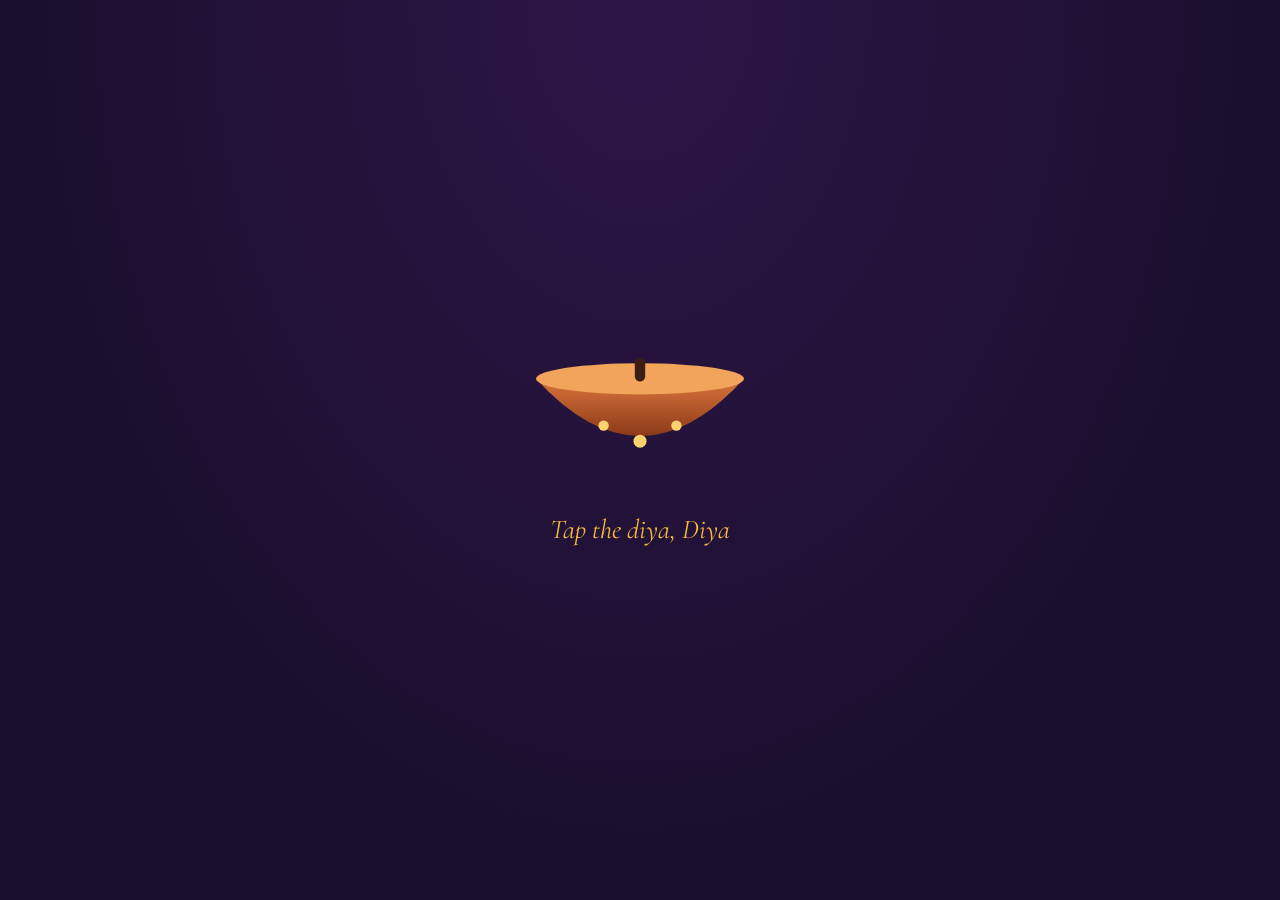
<file: index.html>
<!DOCTYPE html>
<html lang="en">
<head>
<meta charset="utf-8">
<meta name="viewport" content="width=device-width, initial-scale=1, viewport-fit=cover">
<title>Happy Diwali, Diya</title>
<link rel="stylesheet" href="https://cdn.jsdelivr.net/npm/bootstrap@5.3.3/dist/css/bootstrap.min.css">
<link rel="stylesheet" href="https://fonts.googleapis.com/css2?family=Cormorant+Garamond:ital,wght@0,500;1,500;1,700&family=Caveat:wght@500;700&display=swap">
<link rel="stylesheet" href="style.css">
</head>
<body>
<div id="sky" aria-hidden="true"></div>
<main class="intro d-flex flex-column align-items-center justify-content-center text-center">
<div class="big" id="tap-diya" role="button" tabindex="0" aria-label="Tap to light the diya"></div>
<p id="hint">Tap the diya, Diya</p>
</main>
<div id="reveal" aria-hidden="true">
<div id="pic"></div>
<div class="cap"><h1>Happy Diwali, Diya ♥</h1><p>Your Devam</p></div>
<div id="timer"><i></i></div>
<a href="home.html" class="skip btn btn-sm btn-outline-light rounded-pill">Skip</a>
</div>
<script src="https://cdn.jsdelivr.net/npm/bootstrap@5.3.3/dist/js/bootstrap.bundle.min.js"></script>
<script src="common.js"></script>
<script src="intro.js"></script>
</body>
</html>
</file>
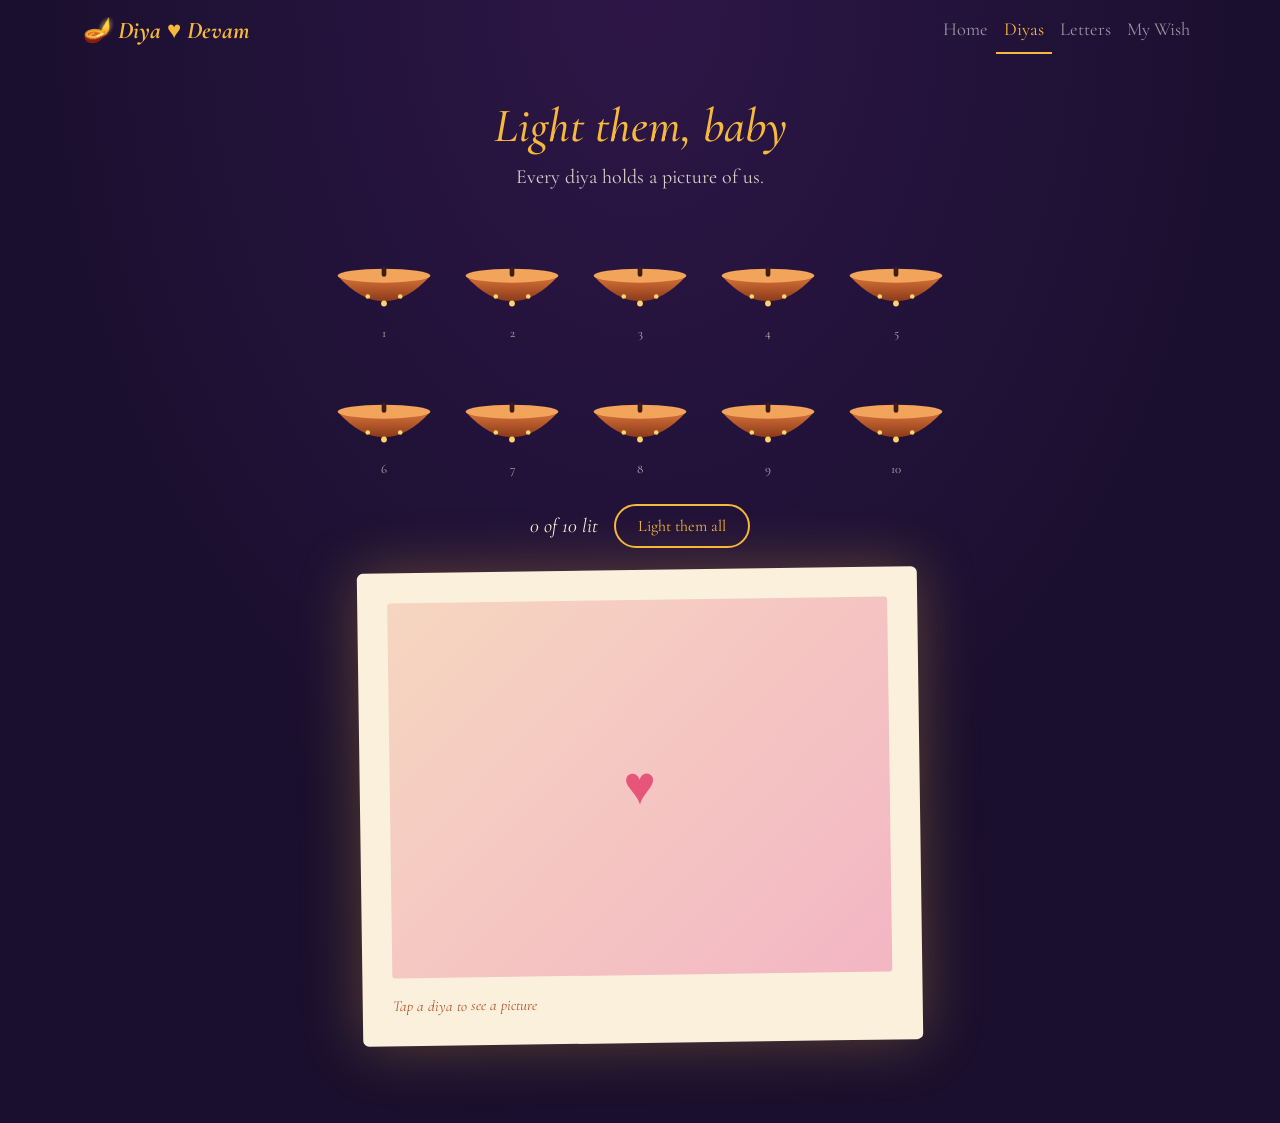
<file: diyas.html>
<!DOCTYPE html>
<html lang="en">
<head>
<meta charset="utf-8">
<meta name="viewport" content="width=device-width, initial-scale=1, viewport-fit=cover">
<title>Diyas | Happy Diwali, Diya</title>
<link rel="stylesheet" href="https://cdn.jsdelivr.net/npm/bootstrap@5.3.3/dist/css/bootstrap.min.css">
<link rel="stylesheet" href="https://fonts.googleapis.com/css2?family=Cormorant+Garamond:ital,wght@0,500;1,500;1,700&family=Caveat:wght@500;700&display=swap">
<link rel="stylesheet" href="style.css">
</head>
<body>
<div id="sky" aria-hidden="true"></div>
<nav class="navbar navbar-expand-sm navbar-dark"><div class="container">
<a class="navbar-brand" href="home.html">🪔 Diya ♥ Devam</a>
<button class="navbar-toggler" type="button" data-bs-toggle="collapse" data-bs-target="#nav" aria-controls="nav" aria-expanded="false" aria-label="Menu"><span class="navbar-toggler-icon"></span></button>
<div class="collapse navbar-collapse" id="nav"><ul class="navbar-nav ms-auto"><li class="nav-item"><a class="nav-link" href="home.html">Home</a></li><li class="nav-item"><a class="nav-link active" href="diyas.html">Diyas</a></li><li class="nav-item"><a class="nav-link" href="letters.html">Letters</a></li><li class="nav-item"><a class="nav-link" href="wish.html">My Wish</a></li></ul></div></div></nav>
<main class="container page"><section>
<h2>Light them, baby</h2>
<p class="sub">Every diya holds a picture of us.</p>
<div class="grid row row-cols-5 g-2 mx-auto" id="grid"></div>
<div class="bar d-flex justify-content-center align-items-center gap-3 flex-wrap">
<span id="count">0 of 10 lit</span>
<button class="btn btn-outline-warning rounded-pill ghost" id="all">Light them all</button>
</div>
<article id="letter" aria-live="polite"><div class="ph"><i>♥</i></div><small>Tap a diya to see a picture</small></article>
<div id="end"><h2>All ten are lit</h2><p>Now open the letters I wrote for you, baby.</p><a class="btn btn-warning rounded-pill px-4 go" href="letters.html">Read my letters</a></div>
</section></main>
<script src="https://cdn.jsdelivr.net/npm/bootstrap@5.3.3/dist/js/bootstrap.bundle.min.js"></script>
<script src="common.js"></script>
<script src="diyas.js"></script>
</body>
</html>
</file>
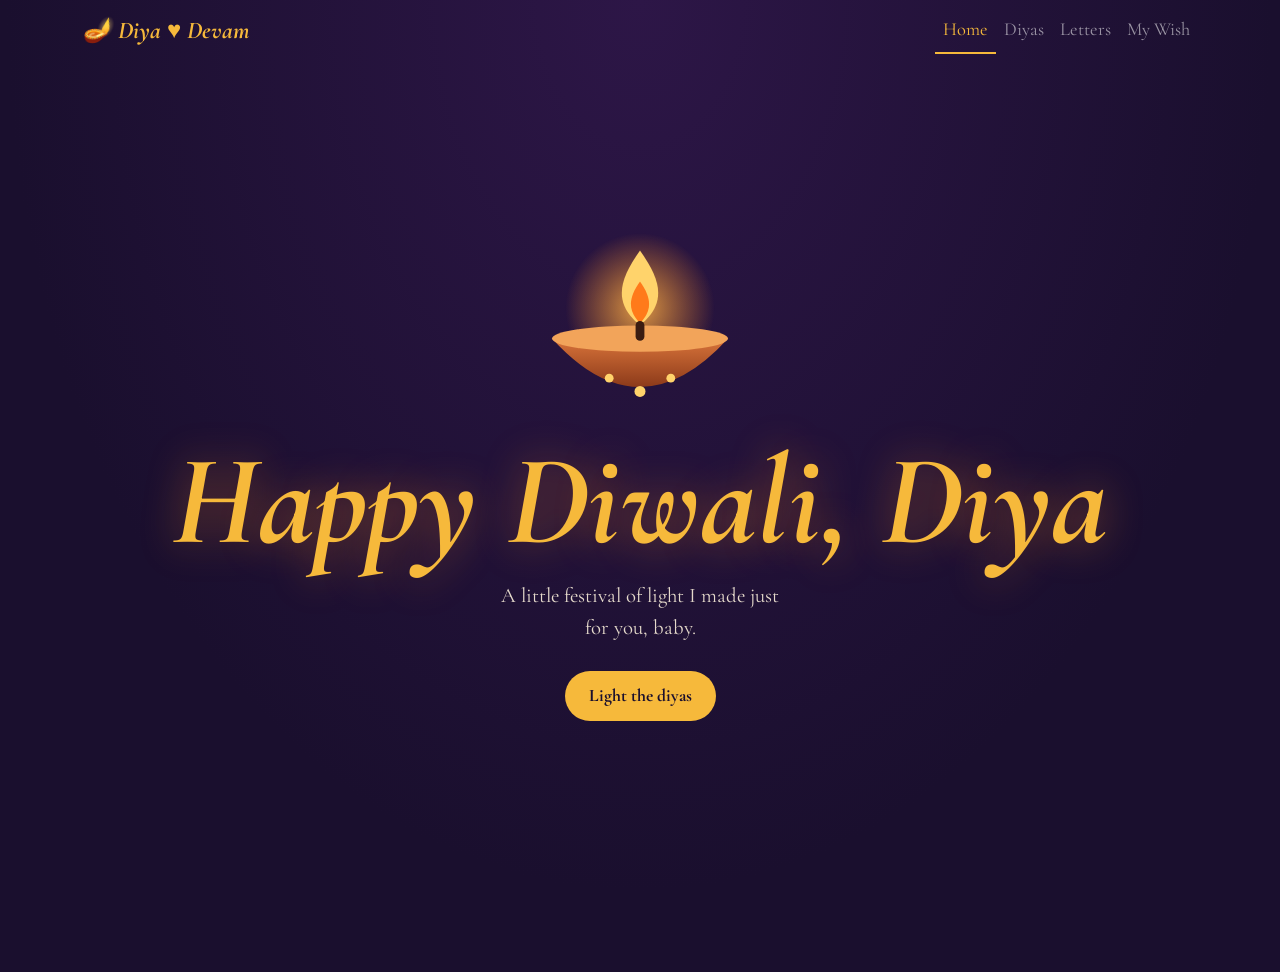
<file: home.html>
<!DOCTYPE html>
<html lang="en">
<head>
<meta charset="utf-8">
<meta name="viewport" content="width=device-width, initial-scale=1, viewport-fit=cover">
<title>Happy Diwali, Diya</title>
<link rel="stylesheet" href="https://cdn.jsdelivr.net/npm/bootstrap@5.3.3/dist/css/bootstrap.min.css">
<link rel="stylesheet" href="https://fonts.googleapis.com/css2?family=Cormorant+Garamond:ital,wght@0,500;1,500;1,700&family=Caveat:wght@500;700&display=swap">
<link rel="stylesheet" href="style.css">
</head>
<body>
<div id="sky" aria-hidden="true"></div>
<nav class="navbar navbar-expand-sm navbar-dark"><div class="container">
<a class="navbar-brand" href="home.html">🪔 Diya ♥ Devam</a>
<button class="navbar-toggler" type="button" data-bs-toggle="collapse" data-bs-target="#nav" aria-controls="nav" aria-expanded="false" aria-label="Menu"><span class="navbar-toggler-icon"></span></button>
<div class="collapse navbar-collapse" id="nav"><ul class="navbar-nav ms-auto"><li class="nav-item"><a class="nav-link active" href="home.html">Home</a></li><li class="nav-item"><a class="nav-link" href="diyas.html">Diyas</a></li><li class="nav-item"><a class="nav-link" href="letters.html">Letters</a></li><li class="nav-item"><a class="nav-link" href="wish.html">My Wish</a></li></ul></div></div></nav>
<main class="container"><section class="hero">
<div class="big mx-auto" id="hero-diya"></div>
<h1>Happy Diwali, Diya</h1>
<p>A little festival of light I made just for you, baby.</p>
<a class="btn btn-warning btn-lg rounded-pill px-4 go" href="diyas.html">Light the diyas</a>
</section></main>
<script src="https://cdn.jsdelivr.net/npm/bootstrap@5.3.3/dist/js/bootstrap.bundle.min.js"></script>
<script src="common.js"></script>
<script src="hero.js"></script>
</body>
</html>
</file>
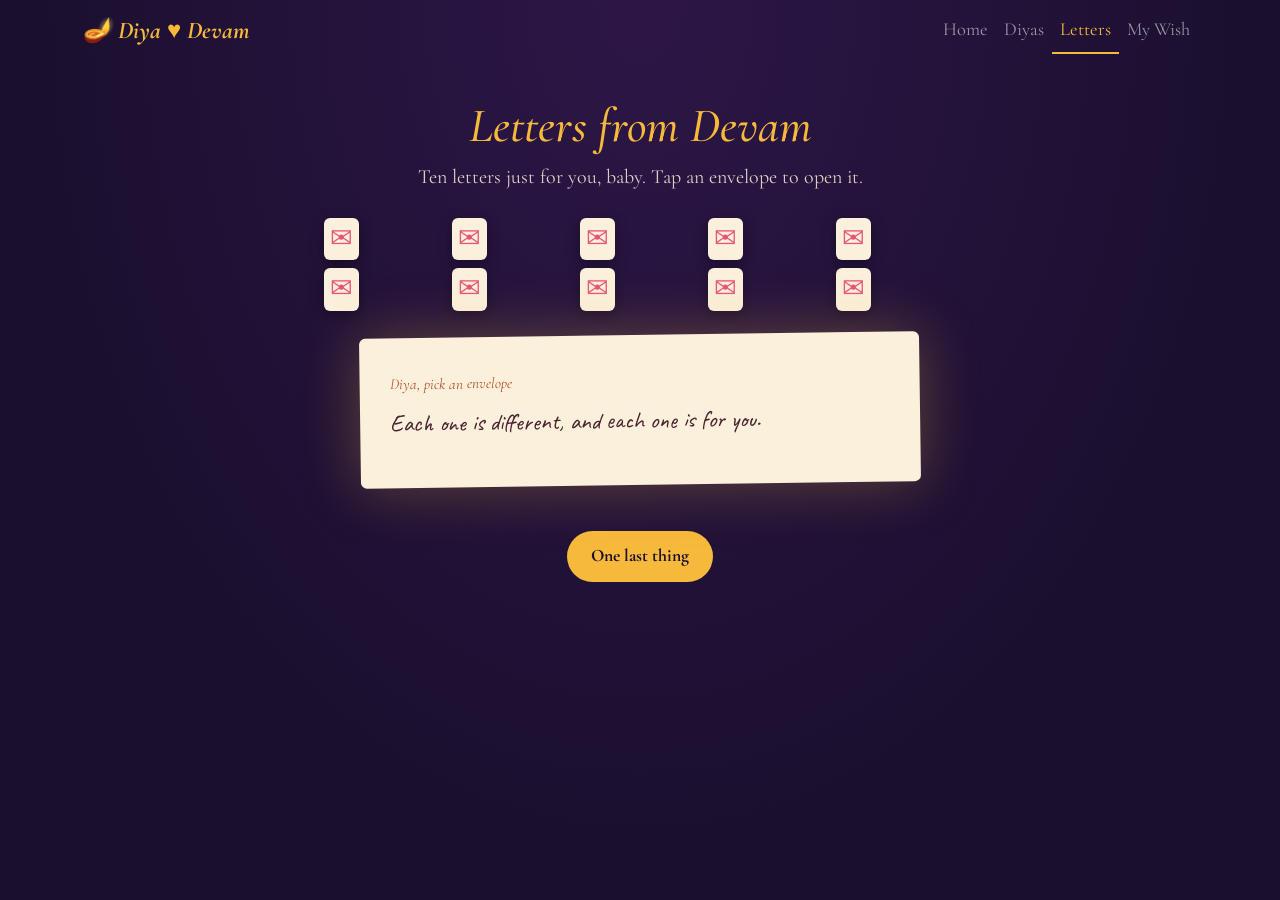
<file: letters.html>
<!DOCTYPE html>
<html lang="en">
<head>
<meta charset="utf-8">
<meta name="viewport" content="width=device-width, initial-scale=1, viewport-fit=cover">
<title>Letters | Happy Diwali, Diya</title>
<link rel="stylesheet" href="https://cdn.jsdelivr.net/npm/bootstrap@5.3.3/dist/css/bootstrap.min.css">
<link rel="stylesheet" href="https://fonts.googleapis.com/css2?family=Cormorant+Garamond:ital,wght@0,500;1,500;1,700&family=Caveat:wght@500;700&display=swap">
<link rel="stylesheet" href="style.css">
</head>
<body>
<div id="sky" aria-hidden="true"></div>
<nav class="navbar navbar-expand-sm navbar-dark"><div class="container">
<a class="navbar-brand" href="home.html">🪔 Diya ♥ Devam</a>
<button class="navbar-toggler" type="button" data-bs-toggle="collapse" data-bs-target="#nav" aria-controls="nav" aria-expanded="false" aria-label="Menu"><span class="navbar-toggler-icon"></span></button>
<div class="collapse navbar-collapse" id="nav"><ul class="navbar-nav ms-auto"><li class="nav-item"><a class="nav-link" href="home.html">Home</a></li><li class="nav-item"><a class="nav-link" href="diyas.html">Diyas</a></li><li class="nav-item"><a class="nav-link active" href="letters.html">Letters</a></li><li class="nav-item"><a class="nav-link" href="wish.html">My Wish</a></li></ul></div></div></nav>
<main class="container page"><section>
<h2>Letters from Devam</h2>
<p class="sub">Ten letters just for you, baby. Tap an envelope to open it.</p>
<div class="env row row-cols-5 g-2 mx-auto mb-4" id="env"></div>
<article id="note"><small>Diya, pick an envelope</small><p>Each one is different, and each one is for you.</p></article>
<div class="next"><a class="btn btn-warning rounded-pill px-4 go" href="wish.html">One last thing</a></div>
</section></main>
<script src="https://cdn.jsdelivr.net/npm/bootstrap@5.3.3/dist/js/bootstrap.bundle.min.js"></script>
<script src="common.js"></script>
<script src="letters.js"></script>
</body>
</html>
</file>
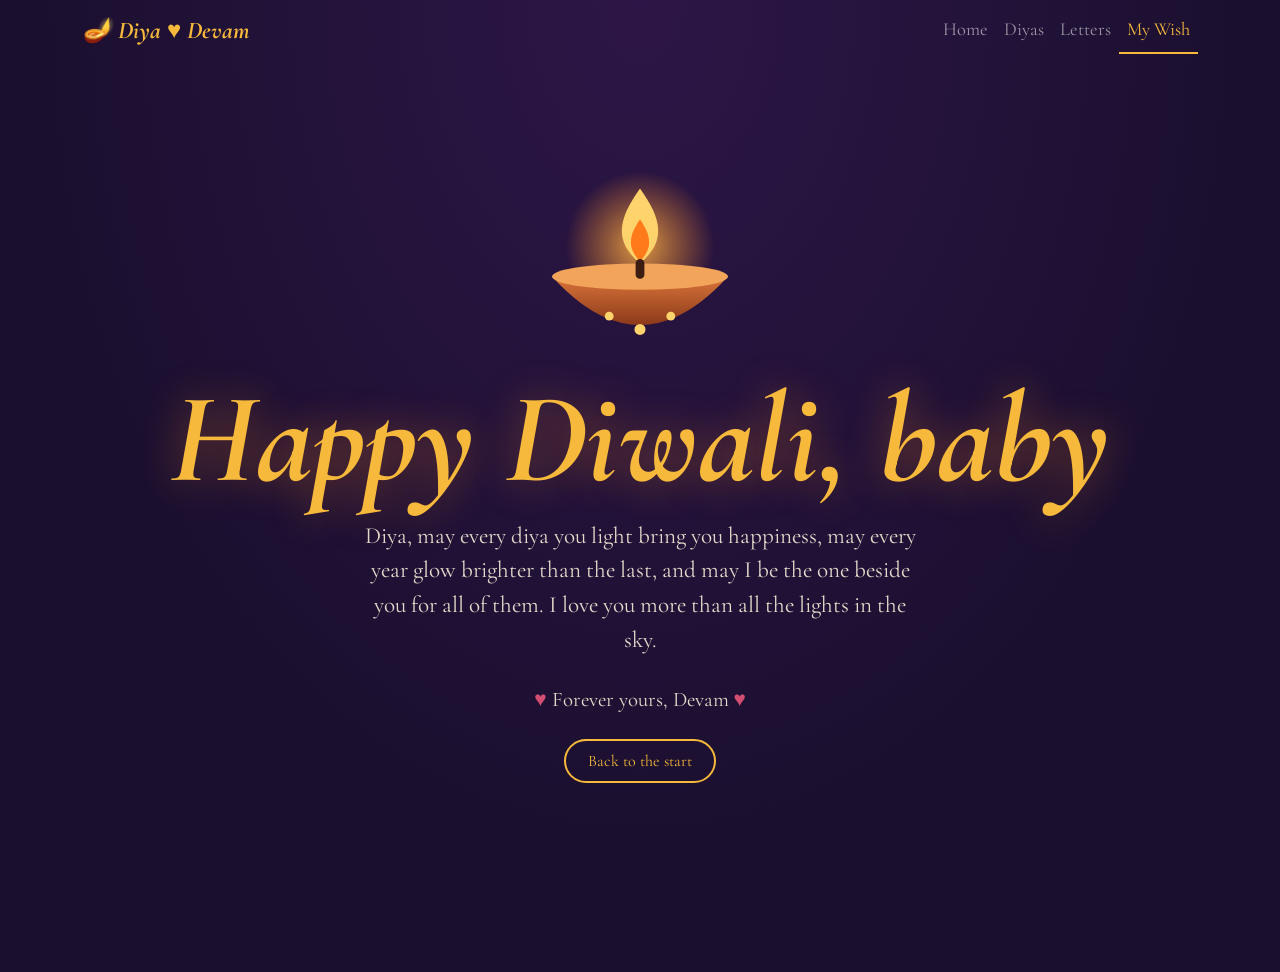
<file: wish.html>
<!DOCTYPE html>
<html lang="en">
<head>
<meta charset="utf-8">
<meta name="viewport" content="width=device-width, initial-scale=1, viewport-fit=cover">
<title>My Wish | Happy Diwali, Diya</title>
<link rel="stylesheet" href="https://cdn.jsdelivr.net/npm/bootstrap@5.3.3/dist/css/bootstrap.min.css">
<link rel="stylesheet" href="https://fonts.googleapis.com/css2?family=Cormorant+Garamond:ital,wght@0,500;1,500;1,700&family=Caveat:wght@500;700&display=swap">
<link rel="stylesheet" href="style.css">
</head>
<body>
<div id="sky" aria-hidden="true"></div>
<nav class="navbar navbar-expand-sm navbar-dark"><div class="container">
<a class="navbar-brand" href="home.html">🪔 Diya ♥ Devam</a>
<button class="navbar-toggler" type="button" data-bs-toggle="collapse" data-bs-target="#nav" aria-controls="nav" aria-expanded="false" aria-label="Menu"><span class="navbar-toggler-icon"></span></button>
<div class="collapse navbar-collapse" id="nav"><ul class="navbar-nav ms-auto"><li class="nav-item"><a class="nav-link" href="home.html">Home</a></li><li class="nav-item"><a class="nav-link" href="diyas.html">Diyas</a></li><li class="nav-item"><a class="nav-link" href="letters.html">Letters</a></li><li class="nav-item"><a class="nav-link active" href="wish.html">My Wish</a></li></ul></div></div></nav>
<main class="container"><section class="hero">
<div class="big mx-auto" id="hero-diya"></div>
<h1>Happy Diwali, baby</h1>
<p id="wish">Diya, may every diya you light bring you happiness, may every year glow brighter than the last, and may I be the one beside you for all of them. I love you more than all the lights in the sky.</p>
<p class="mb-4"><span class="heart">♥</span> Forever yours, Devam <span class="heart">♥</span></p>
<a class="ghost btn btn-outline-warning rounded-pill" href="index.html">Back to the start</a>
</section></main>
<script src="https://cdn.jsdelivr.net/npm/bootstrap@5.3.3/dist/js/bootstrap.bundle.min.js"></script>
<script src="common.js"></script>
<script src="hero.js"></script>
</body>
</html>
</file>
<file: style.css>
:root{--night:#1a0f2e;--plum:#2d1647;--gold:#f6b93b;--flame:#ff8a1f;--rose:#e8557a;--paper:#fbf0dc;--ink:#4a2330;--clay:#b5532a;
color-scheme:dark;box-sizing:border-box;padding-top:env(safe-area-inset-top,0px);padding-bottom:env(safe-area-inset-bottom,0px)}
html{scroll-behavior:smooth;scroll-padding-top:env(safe-area-inset-top,0px)}
*{box-sizing:border-box}
body{margin:0;background:radial-gradient(ellipse at 50% 0%,var(--plum),var(--night) 70%) fixed;background-color:var(--night);color:var(--paper);font-family:"Cormorant Garamond",Georgia,serif;font-size:20px;line-height:1.5;overflow-x:hidden}
#sky{position:fixed;inset:0;pointer-events:none;z-index:0;overflow:hidden}
#sky span{position:absolute;bottom:-40px;color:var(--gold);font-family:"Cormorant Garamond",serif;font-style:italic;font-weight:700;opacity:0;animation:rise linear infinite}
@keyframes rise{0%{transform:translateY(0) rotate(0);opacity:0}10%{opacity:.5}90%{opacity:.25}100%{transform:translateY(-115vh) rotate(25deg);opacity:0}}
main{position:relative;z-index:1;max-width:980px;margin:0 auto;padding:0 20px 80px}
.hero{min-height:100svh;display:flex;flex-direction:column;align-items:center;justify-content:center;text-align:center;padding:40px 0}
h1{font-size:clamp(3.2rem,13vw,8rem);line-height:.95;margin:10px 0 18px;font-style:italic;font-weight:700;color:var(--gold);text-shadow:0 0 40px rgba(255,138,31,.45)}
.hero p{max-width:30ch;margin:0 auto 28px;font-size:1.3rem;opacity:.9}
button{font:inherit;cursor:pointer}
.go{background:var(--gold);color:var(--night);border:0;border-radius:40px;padding:12px 30px;font-weight:700;font-size:1.1rem}
.go:focus-visible,.d:focus-visible{outline:3px solid var(--rose);outline-offset:3px}
.big{width:min(220px,55vw)}
.flame{transform-origin:50% 100%;animation:flick 1.6s ease-in-out infinite}
@keyframes flick{0%,100%{transform:scale(1,1) rotate(-2deg)}50%{transform:scale(.92,1.08) rotate(2deg)}}
h2{font-size:clamp(2rem,6vw,3rem);font-style:italic;text-align:center;margin:0 0 6px;color:var(--gold)}
.sub{text-align:center;margin:0 0 26px;opacity:.85}
.grid,.env{max-width:640px}
.d{background:none;border:0;padding:2px;border-radius:12px;color:inherit}
.d svg{width:100%;height:auto;display:block}
.d .fl{opacity:0;transform-origin:50% 100%;transition:opacity .5s}
.d .gl{opacity:0;transition:opacity .6s}
.d.lit .fl{opacity:1;animation:flick 1.4s ease-in-out infinite}
.d.lit .gl{opacity:1}
.d span{display:block;font-size:.8rem;opacity:.7}

.bar{display:flex;justify-content:center;gap:14px;align-items:center;margin:22px 0;flex-wrap:wrap}
.ghost{background:none;color:var(--gold);border:2px solid var(--gold);border-radius:40px;padding:8px 22px;font-size:1rem}
#count{font-style:italic}
#letter,#note{background:var(--paper);color:var(--ink);max-width:560px;margin:0 auto;padding:30px 30px 26px;border-radius:6px;box-shadow:0 0 60px rgba(246,185,59,.3);transform:rotate(-.8deg);min-height:200px}
#letter.pop,#note.pop{animation:pop .5s ease}
@keyframes pop{from{transform:rotate(-4deg) scale(.9);opacity:.2}to{transform:rotate(-.8deg) scale(1);opacity:1}}
.ph{aspect-ratio:4/3;background:linear-gradient(135deg,#f6d6c0,#f3b6c4);border-radius:3px;display:flex;align-items:center;justify-content:center;overflow:hidden;margin-bottom:12px}.ph i{font-style:normal;font-size:3.4rem;color:var(--rose)}.ph img{width:100%;height:100%;object-fit:cover}
#letter small,#note small{font-size:.95rem;color:var(--clay);font-style:italic}
#letter p,#note p{font-family:Caveat,"Segoe Script",cursive;font-size:1.5rem;line-height:1.3;margin:10px 0 0}
#letter b,#note b{display:block;margin-top:14px;text-align:right;font-family:Caveat,cursive;font-size:1.5rem;color:var(--rose)}
#letters{margin-top:80px}
.env button{background:var(--paper);color:var(--rose);border:0;border-radius:6px;aspect-ratio:3/2;font-size:1.7rem;position:relative;box-shadow:0 4px 14px rgba(0,0,0,.35)}
.env button:focus-visible{outline:3px solid var(--gold);outline-offset:3px}
.env button.read{background:#f3b6c4;color:var(--ink)}
#note{min-height:150px}
#end{display:none;text-align:center;margin-top:70px}
#end.show{display:block}
#end p{max-width:34ch;margin:0 auto;font-size:1.4rem}
.heart{color:var(--rose)}
@media(prefers-reduced-motion:reduce){*{animation:none!important}}

.navbar{position:relative;z-index:2;padding-top:calc(.5rem + env(safe-area-inset-top,0px))}
.navbar-brand{font-style:italic;font-weight:700;color:var(--gold)!important;font-size:1.5rem}
.nav-link{font-size:1.15rem}
.nav-link.active{color:var(--gold)!important;border-bottom:2px solid var(--gold)}
.hero{min-height:calc(100svh - 70px)}
.page{padding:36px 0 80px}
.next{text-align:center;margin-top:46px}
#wish{max-width:560px;margin:0 auto 26px;font-size:1.45rem}

.intro{min-height:100svh;position:relative;z-index:1}
#tap-diya{cursor:pointer;animation:pulse 2.2s ease-in-out infinite;width:min(260px,65vw)}
#tap-diya.lit{animation:none}
@keyframes pulse{50%{transform:scale(1.07)}}
#tap-diya .fl,#tap-diya .gl{opacity:0;transition:opacity .9s;transform-origin:50% 100%}
#tap-diya.lit .fl{opacity:1;animation:flick 1.4s ease-in-out infinite}
#tap-diya.lit .gl{opacity:1}
#hint{margin-top:22px;font-size:1.7rem;font-style:italic;color:var(--gold);transition:opacity .6s}
#reveal{position:fixed;inset:0;z-index:50;background:#000;opacity:0;visibility:hidden;transition:opacity 1.2s}
#reveal.show{opacity:1;visibility:visible}
#pic,#pic img,#pic svg{width:100%;height:100%;display:block;object-fit:cover}
#reveal .cap{position:absolute;left:0;right:0;bottom:0;padding:70px 20px calc(30px + env(safe-area-inset-bottom,0px));text-align:center;background:linear-gradient(transparent,rgba(0,0,0,.75))}
#reveal .cap h1{font-size:clamp(2.2rem,8vw,4.5rem);margin:0}
#reveal .cap p{margin:4px 0 0;font-size:1.4rem}
#timer{position:absolute;left:0;right:0;top:0;height:5px;background:rgba(255,255,255,.2)}
#timer i{display:block;height:100%;width:0;background:var(--gold)}
#reveal.show #timer i{width:100%;transition:width 5s linear}
#reveal .skip{position:absolute;right:16px;top:calc(18px + env(safe-area-inset-top,0px))}
</file>
